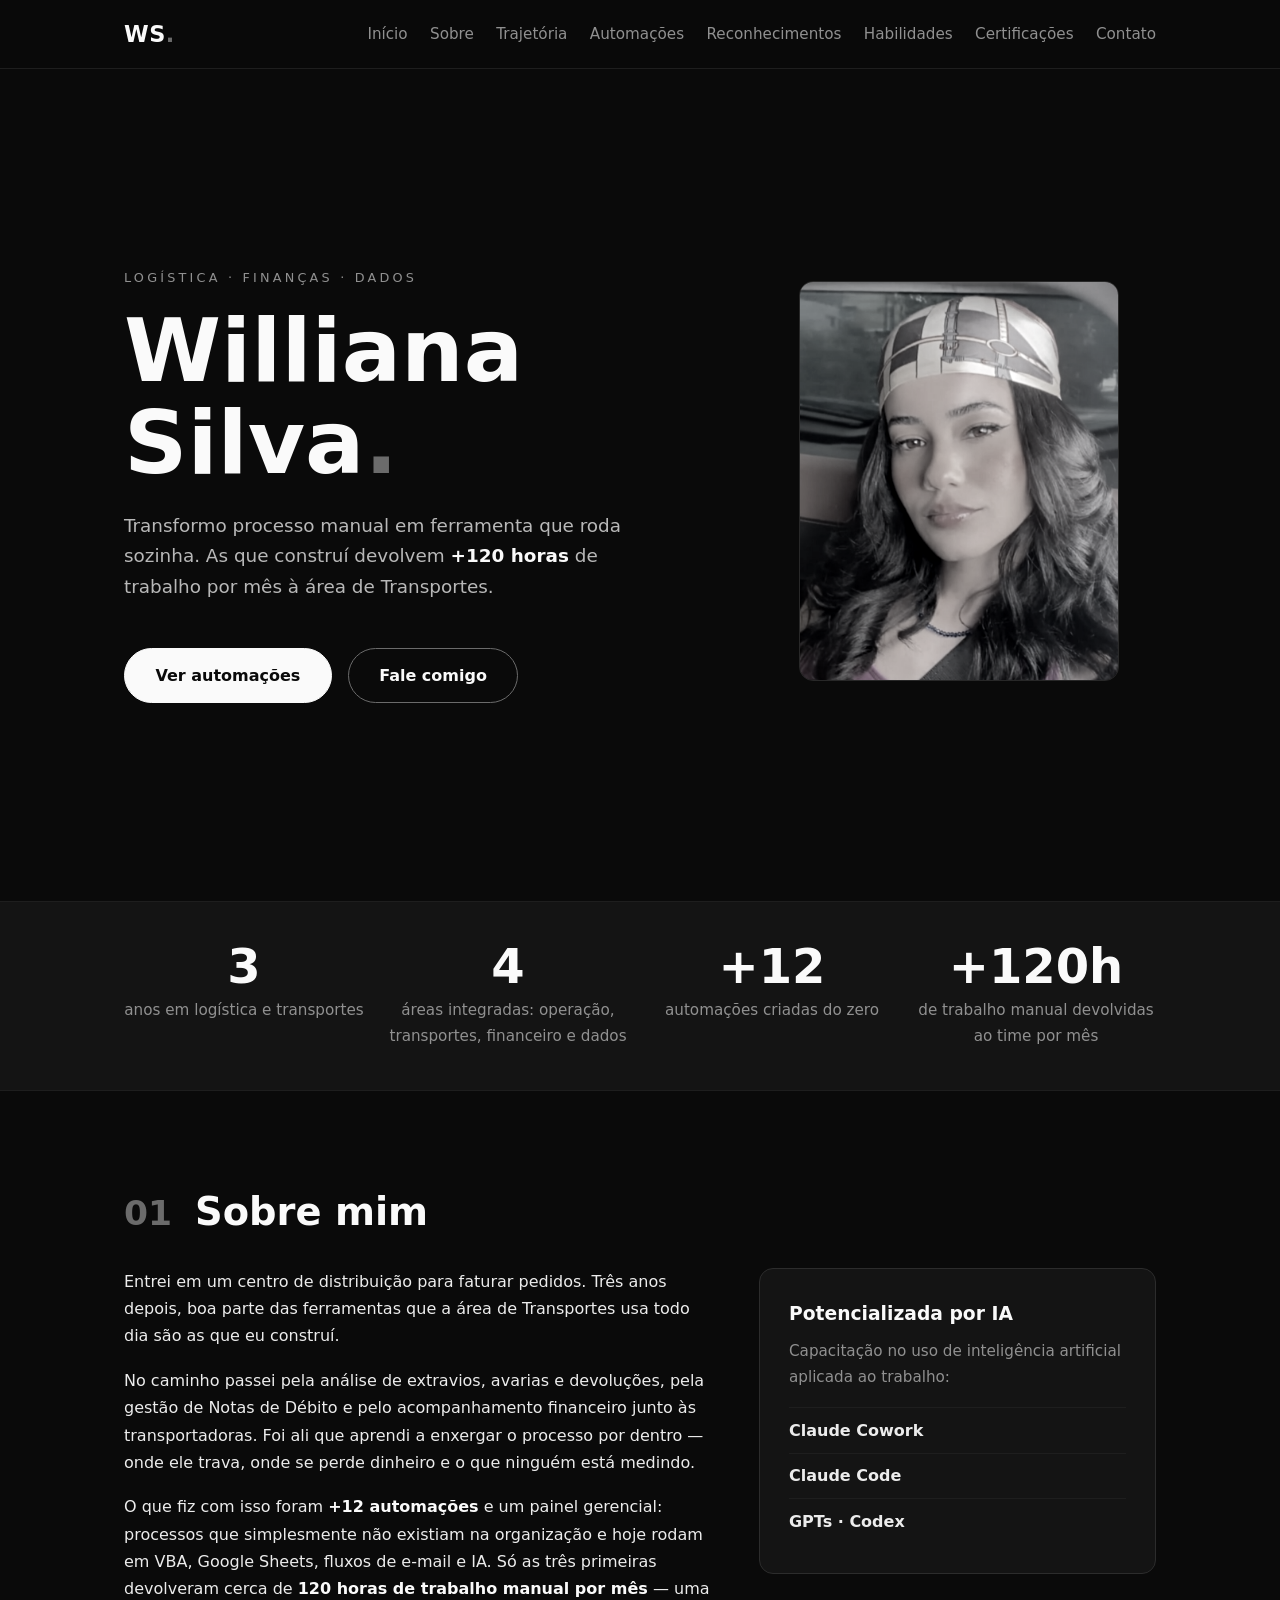
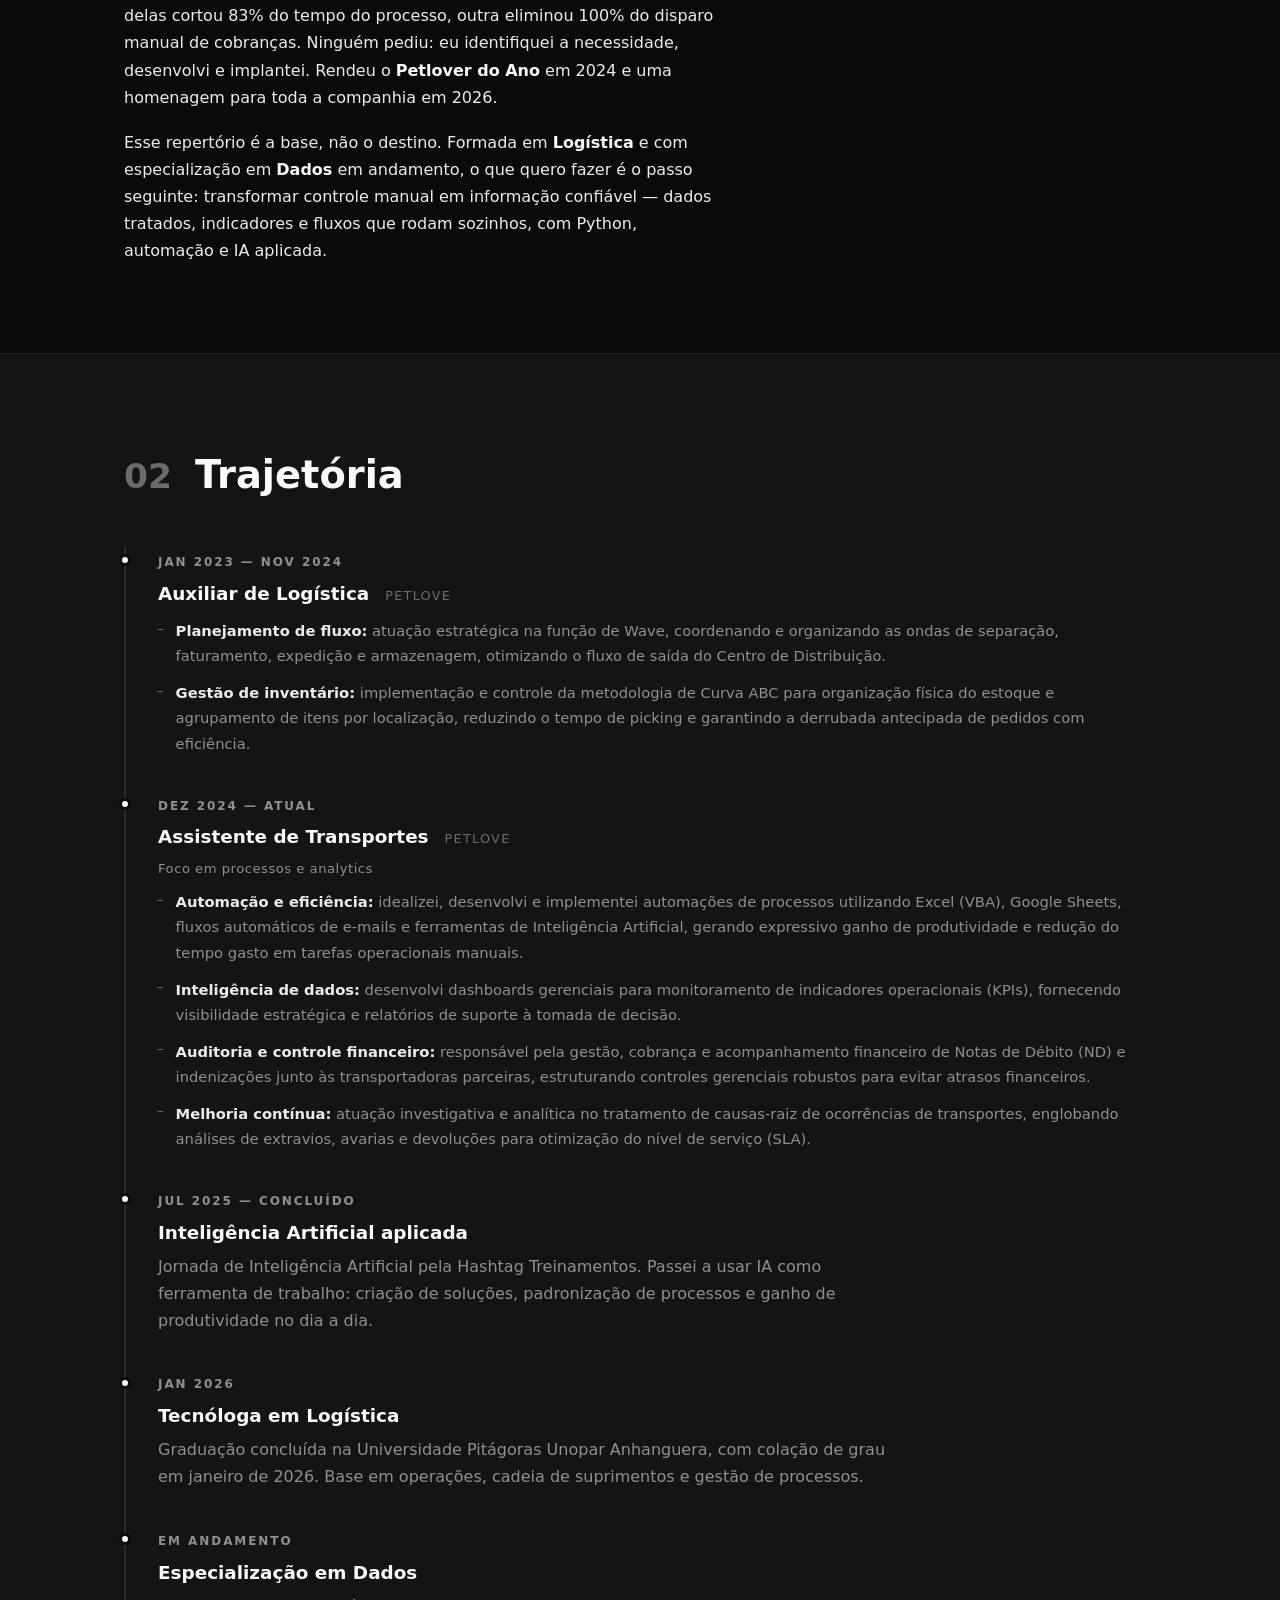
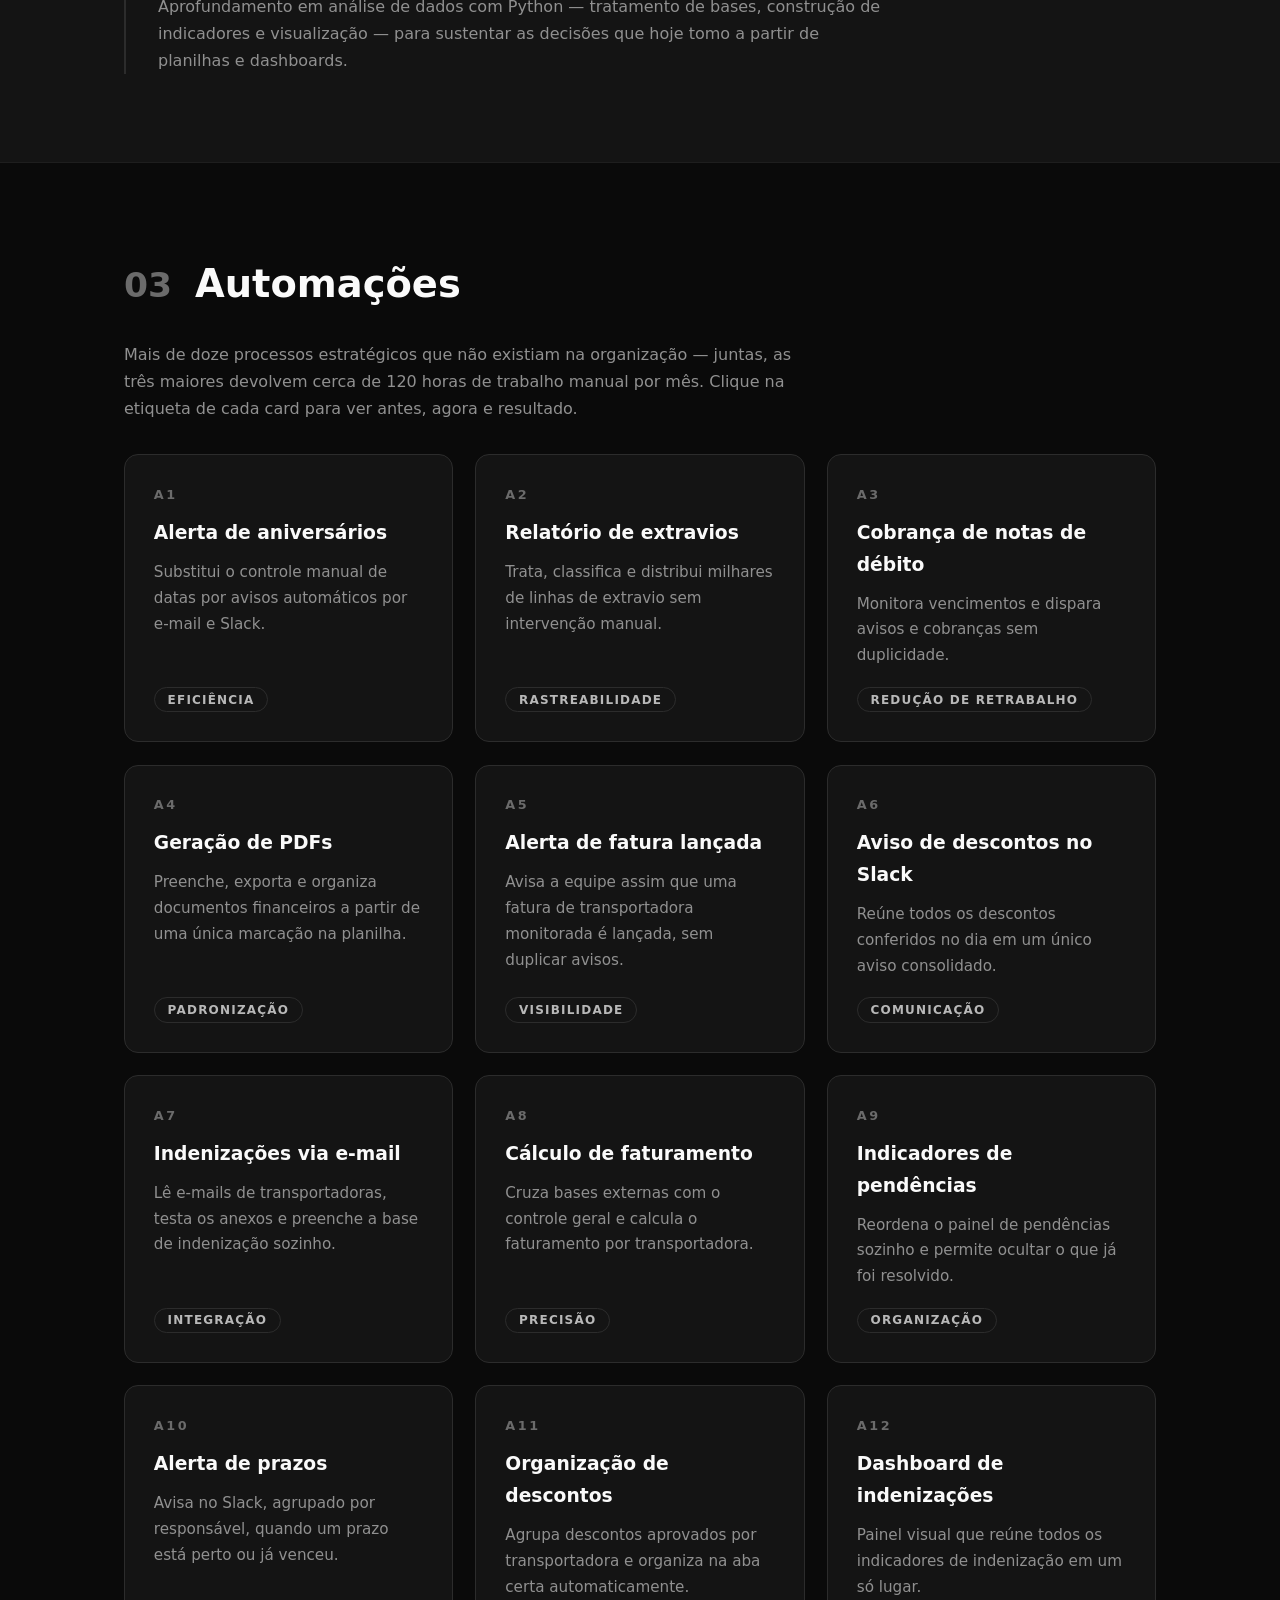
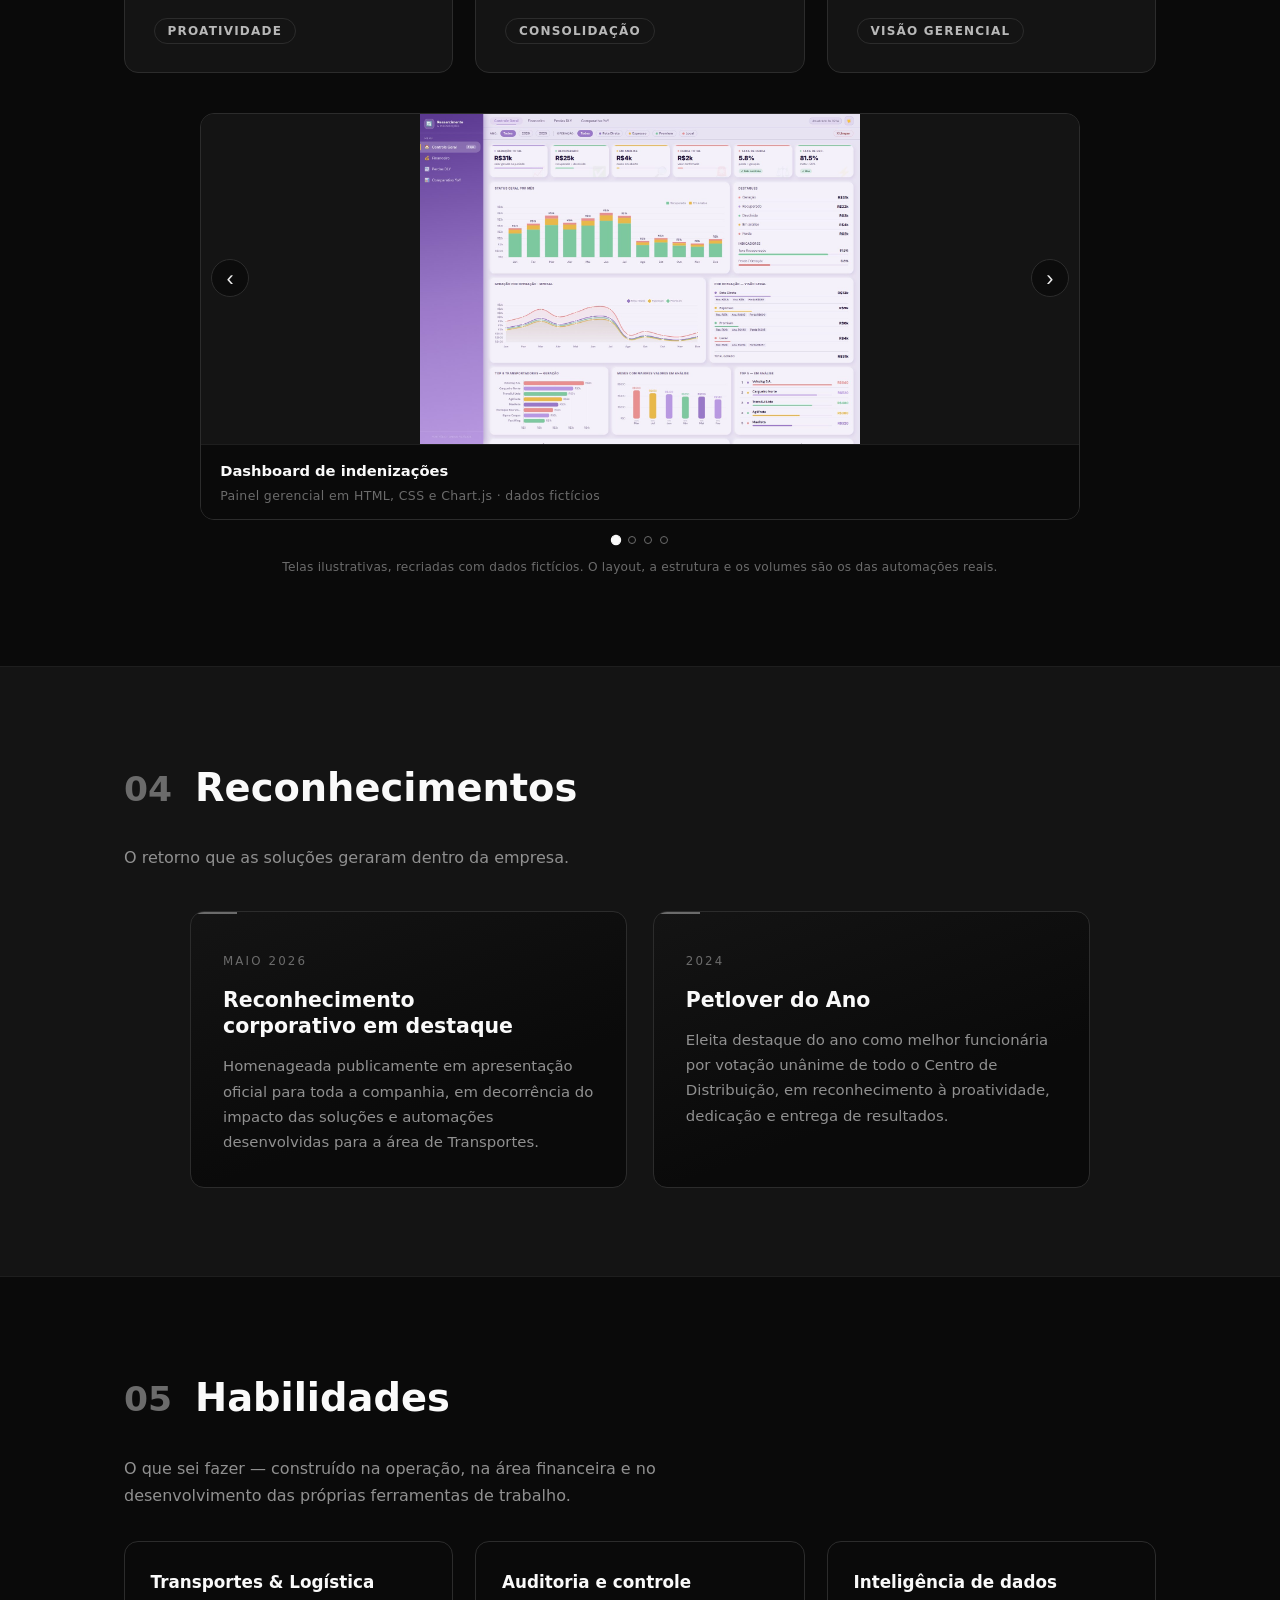
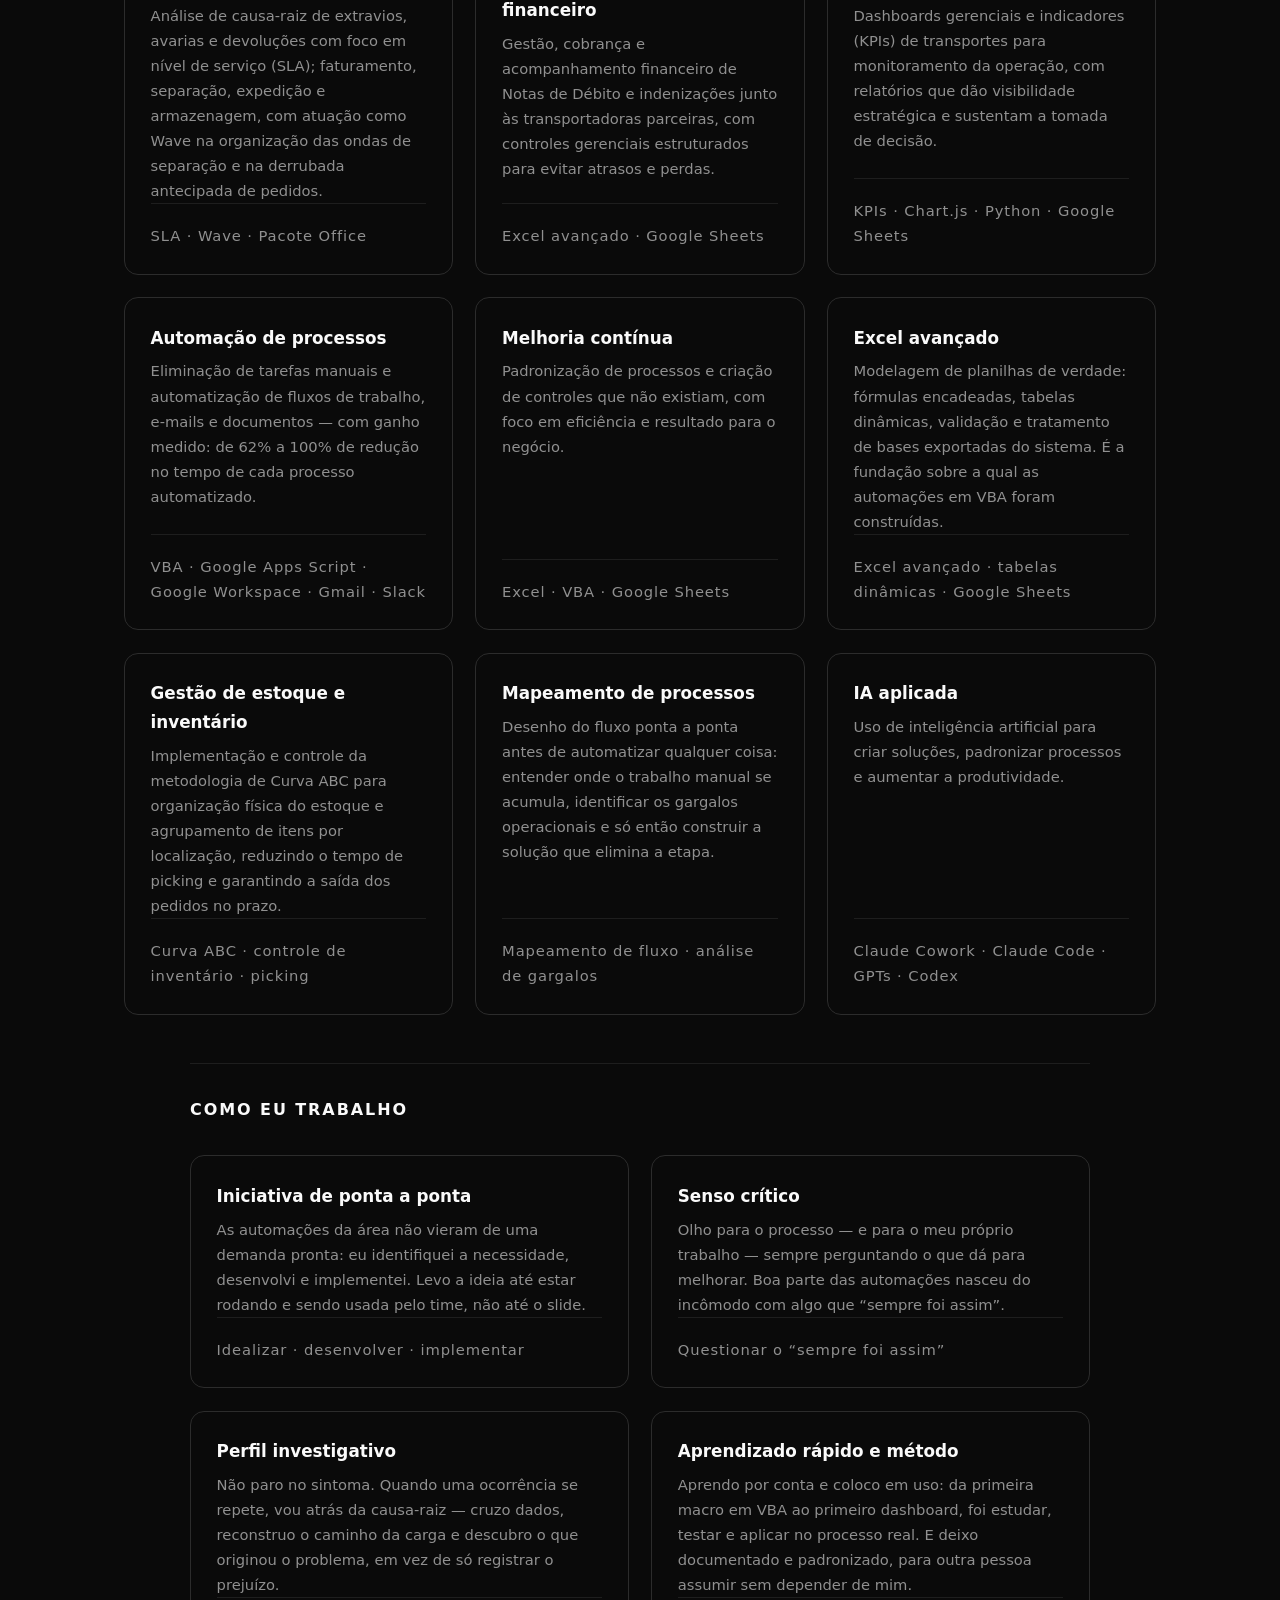
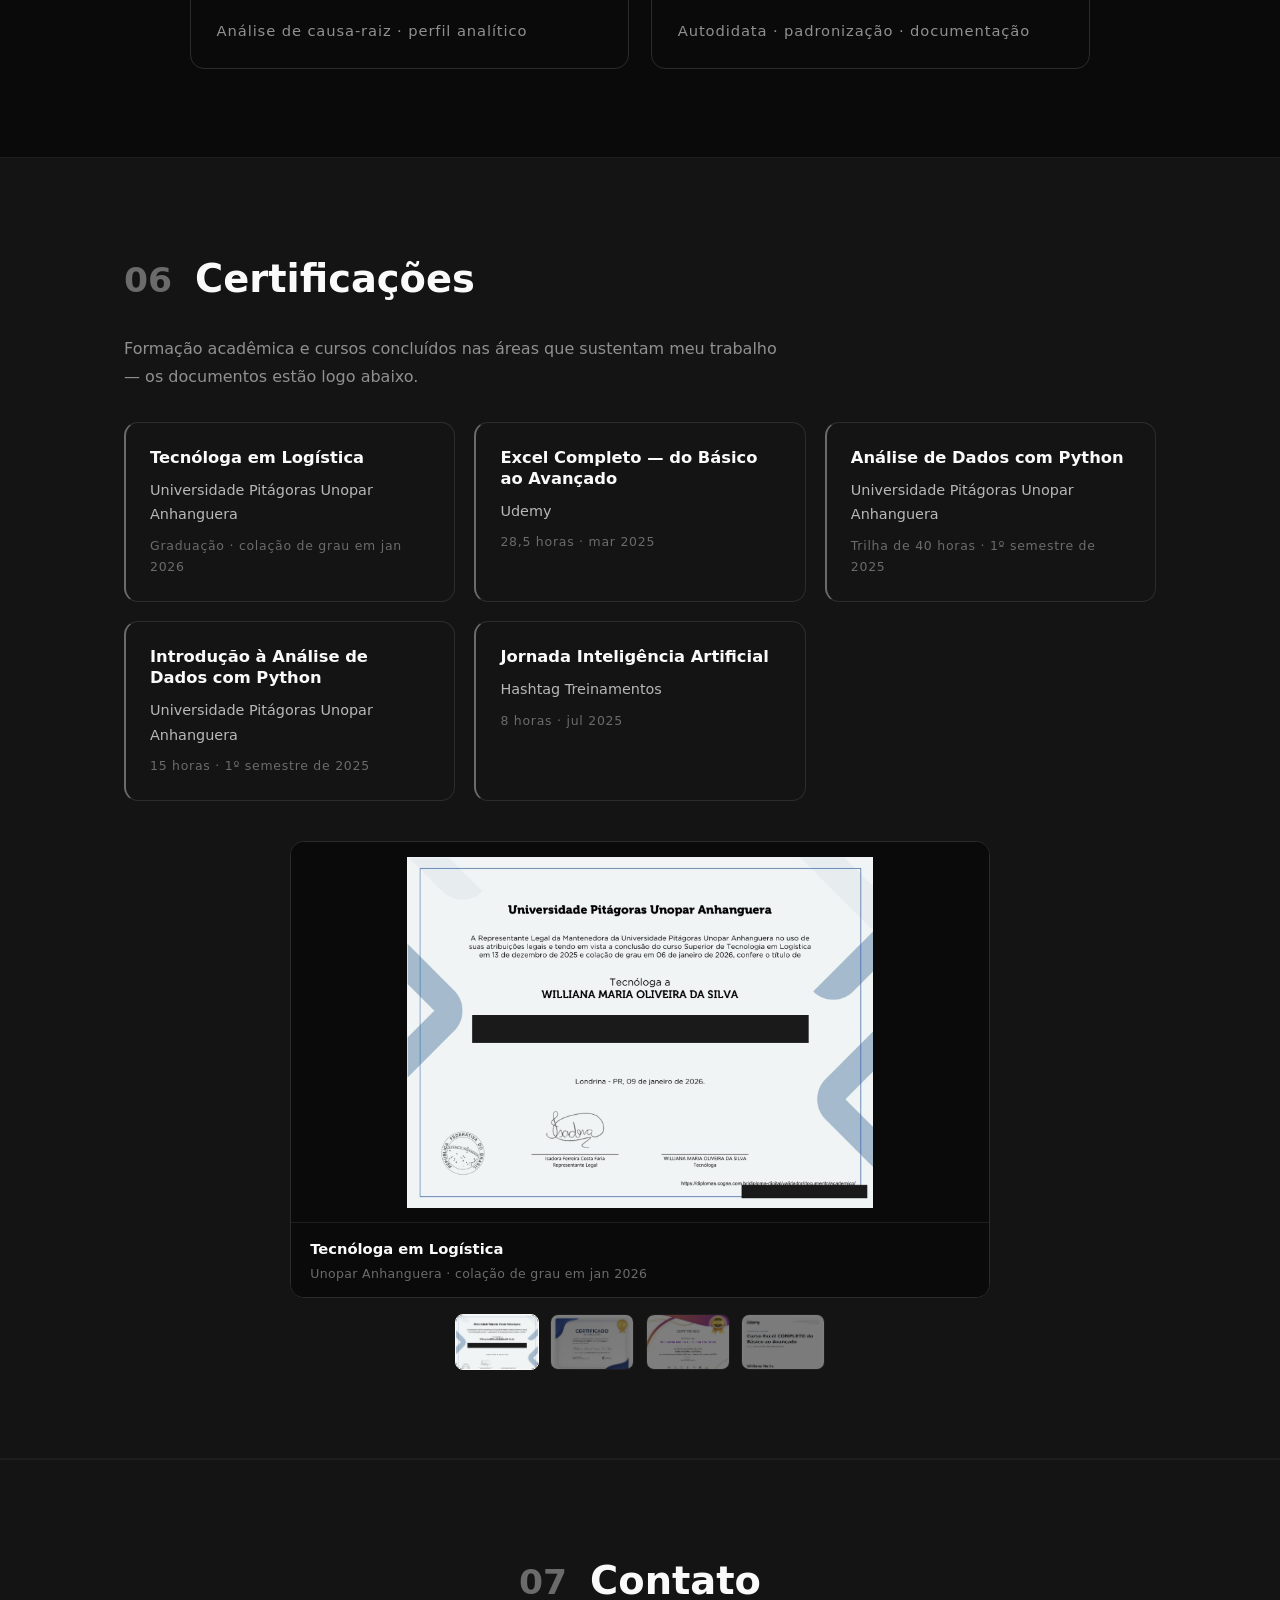
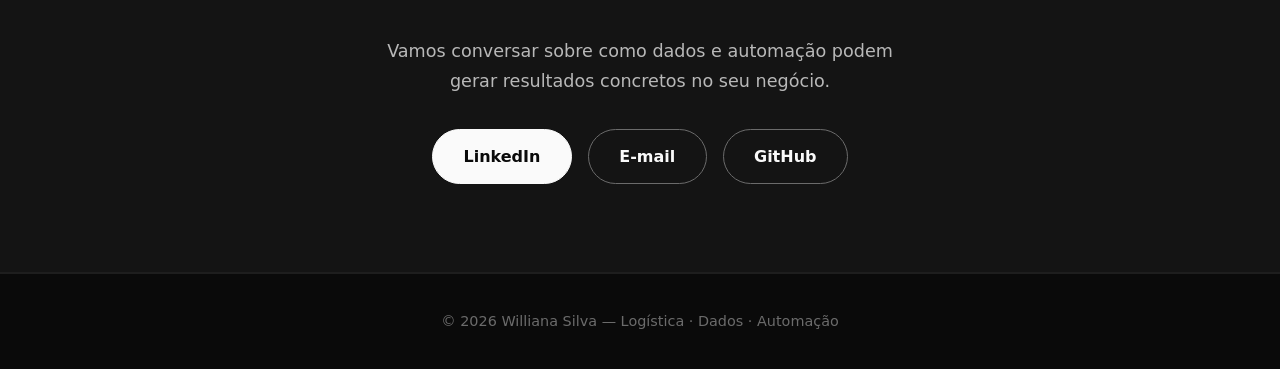
<file: index.html>
<!DOCTYPE html>
<html lang="pt-BR">
<head>
  <meta charset="UTF-8">
  <meta name="viewport" content="width=device-width, initial-scale=1.0">
  <meta name="description" content="Portfólio de Williana Silva — Logística, Dados e Automação de Processos">
  <title>Williana Silva — Logística &amp; Dados</title>
  <link rel="stylesheet" href="css/style.css">
</head>
<body>

  <header class="header">
    <nav class="nav container">
      <a href="#inicio" class="nav__logo">WS<span class="ponto">.</span></a>
      <button class="nav__toggle" id="nav-toggle" aria-label="Abrir menu">☰</button>
      <ul class="nav__menu" id="nav-menu">
        <li><a href="#inicio" class="nav__link">Início</a></li>
        <li><a href="#sobre" class="nav__link">Sobre</a></li>
        <li><a href="#trajetoria" class="nav__link">Trajetória</a></li>
        <li><a href="#automacoes" class="nav__link">Automações</a></li>
        <li><a href="#reconhecimentos" class="nav__link">Reconhecimentos</a></li>
        <li><a href="#habilidades" class="nav__link">Habilidades</a></li>
        <li><a href="#certificacoes" class="nav__link">Certificações</a></li>
        <li><a href="#contato" class="nav__link">Contato</a></li>
      </ul>
    </nav>
  </header>

  <main>

    <!-- ===== HERO ===== -->
    <section id="inicio" class="hero container">
      <div class="hero__texto reveal">
        <p class="hero__tag">Logística · Finanças · Dados</p>
        <h1>Williana<br>Silva<span class="ponto">.</span></h1>
        <p class="hero__subtitulo">
          Transformo processo manual em ferramenta que roda sozinha. As que construí
          devolvem <strong>+120 horas</strong> de trabalho por mês à área de Transportes.
        </p>
        <div class="hero__acoes">
          <a href="#automacoes" class="botao">Ver automações</a>
          <a href="#contato" class="botao botao--vazado">Fale comigo</a>
        </div>
      </div>

      <!-- Foto de perfil: coloque sua foto em assets/foto-perfil.jpg -->
      <div class="hero__foto reveal">
        <img src="assets/foto-perfil.jpg" alt="Foto de Williana Silva"
             onerror="this.style.display='none'; this.nextElementSibling.style.display='flex'">
        <div class="foto-placeholder" style="display:none">
          <span>WS</span>
          <small>sua foto aqui<br>assets/foto-perfil.jpg</small>
        </div>
      </div>
    </section>

    <!-- ===== NÚMEROS ===== -->
    <section class="numeros">
      <div class="container numeros__grid">
        <div class="numero reveal">
          <strong>3</strong>
          <span>anos em logística e transportes</span>
        </div>
        <div class="numero reveal">
          <strong>4</strong>
          <span>áreas integradas: operação, transportes, financeiro e dados</span>
        </div>
        <div class="numero reveal">
          <strong>+12</strong>
          <span>automações criadas do zero</span>
        </div>
        <div class="numero reveal">
          <strong>+120h</strong>
          <span>de trabalho manual devolvidas ao time por mês</span>
        </div>
      </div>
    </section>

    <!-- ===== SOBRE ===== -->
    <section id="sobre" class="secao container">
      <h2 class="secao__titulo reveal"><span class="secao__num">01</span> Sobre mim</h2>
      <div class="sobre__grid">
        <div class="sobre__texto reveal">
          <p>
            Entrei em um centro de distribuição para faturar pedidos. Três anos depois,
            boa parte das ferramentas que a área de Transportes usa todo dia são as que
            eu construí.
          </p>
          <p>
            No caminho passei pela análise de extravios, avarias e devoluções, pela
            gestão de Notas de Débito e pelo acompanhamento financeiro junto às
            transportadoras. Foi ali que aprendi a enxergar o processo por dentro —
            onde ele trava, onde se perde dinheiro e o que ninguém está medindo.
          </p>
          <p>
            O que fiz com isso foram <strong>+12 automações</strong> e um painel gerencial:
            processos que simplesmente não existiam na organização e hoje rodam em VBA,
            Google Sheets, fluxos de e-mail e IA. Só as três primeiras devolveram cerca de
            <strong>120 horas de trabalho manual por mês</strong> — uma delas cortou 83% do
            tempo do processo, outra eliminou 100% do disparo manual de cobranças. Ninguém
            pediu: eu identifiquei a necessidade, desenvolvi e implantei. Rendeu o
            <strong>Petlover do Ano</strong> em 2024 e uma homenagem para toda a companhia
            em 2026.
          </p>
          <p>
            Esse repertório é a base, não o destino. Formada em <strong>Logística</strong>
            e com especialização em <strong>Dados</strong> em andamento, o que quero fazer
            é o passo seguinte: transformar controle manual em informação confiável —
            dados tratados, indicadores e fluxos que rodam sozinhos, com Python,
            automação e IA aplicada.
          </p>
        </div>
        <aside class="sobre__cartao reveal">
          <h3>Potencializada por IA</h3>
          <p>Capacitação no uso de inteligência artificial aplicada ao trabalho:</p>
          <ul>
            <li>Claude Cowork</li>
            <li>Claude Code</li>
            <li>GPTs · Codex</li>
          </ul>
        </aside>
      </div>
    </section>

    <!-- ===== TRAJETÓRIA ===== -->
    <section id="trajetoria" class="secao secao--alt">
      <div class="container">
        <h2 class="secao__titulo reveal"><span class="secao__num">02</span> Trajetória</h2>
        <div class="linha-tempo">
          <article class="etapa reveal">
            <span class="etapa__marcador"></span>
            <p class="etapa__periodo">Jan 2023 — Nov 2024</p>
            <h3>Auxiliar de Logística <span class="etapa__empresa">Petlove</span></h3>
            <ul class="etapa__lista">
              <li><strong>Planejamento de fluxo:</strong> atuação estratégica na função de
                  Wave, coordenando e organizando as ondas de separação, faturamento,
                  expedição e armazenagem, otimizando o fluxo de saída do Centro de
                  Distribuição.</li>
              <li><strong>Gestão de inventário:</strong> implementação e controle da
                  metodologia de Curva ABC para organização física do estoque e
                  agrupamento de itens por localização, reduzindo o tempo de picking e
                  garantindo a derrubada antecipada de pedidos com eficiência.</li>
            </ul>
          </article>
          <article class="etapa reveal">
            <span class="etapa__marcador"></span>
            <p class="etapa__periodo">Dez 2024 — atual</p>
            <h3>Assistente de Transportes <span class="etapa__empresa">Petlove</span></h3>
            <p class="etapa__cargo">Foco em processos e analytics</p>
            <ul class="etapa__lista">
              <li><strong>Automação e eficiência:</strong> idealizei, desenvolvi e
                  implementei automações de processos utilizando Excel (VBA), Google
                  Sheets, fluxos automáticos de e-mails e ferramentas de Inteligência
                  Artificial, gerando expressivo ganho de produtividade e redução do
                  tempo gasto em tarefas operacionais manuais.</li>
              <li><strong>Inteligência de dados:</strong> desenvolvi dashboards gerenciais
                  para monitoramento de indicadores operacionais (KPIs), fornecendo
                  visibilidade estratégica e relatórios de suporte à tomada de decisão.</li>
              <li><strong>Auditoria e controle financeiro:</strong> responsável pela gestão,
                  cobrança e acompanhamento financeiro de Notas de Débito (ND) e
                  indenizações junto às transportadoras parceiras, estruturando controles
                  gerenciais robustos para evitar atrasos financeiros.</li>
              <li><strong>Melhoria contínua:</strong> atuação investigativa e analítica no
                  tratamento de causas-raiz de ocorrências de transportes, englobando
                  análises de extravios, avarias e devoluções para otimização do nível de
                  serviço (SLA).</li>
            </ul>
          </article>
          <article class="etapa reveal">
            <span class="etapa__marcador"></span>
            <p class="etapa__periodo">Jul 2025 — concluído</p>
            <h3>Inteligência Artificial aplicada</h3>
            <p>Jornada de Inteligência Artificial pela Hashtag Treinamentos. Passei a
               usar IA como ferramenta de trabalho: criação de soluções, padronização
               de processos e ganho de produtividade no dia a dia.</p>
          </article>
          <article class="etapa reveal">
            <span class="etapa__marcador"></span>
            <p class="etapa__periodo">Jan 2026</p>
            <h3>Tecnóloga em Logística</h3>
            <p>Graduação concluída na Universidade Pitágoras Unopar Anhanguera, com
               colação de grau em janeiro de 2026. Base em operações, cadeia de
               suprimentos e gestão de processos.</p>
          </article>
          <article class="etapa reveal">
            <span class="etapa__marcador"></span>
            <p class="etapa__periodo">Em andamento</p>
            <h3>Especialização em Dados</h3>
            <p>Aprofundamento em análise de dados com Python — tratamento de bases,
               construção de indicadores e visualização — para sustentar as decisões
               que hoje tomo a partir de planilhas e dashboards.</p>
          </article>
        </div>
      </div>
    </section>

    <!-- ===== AUTOMAÇÕES (cards + modal de detalhes) ===== -->
    <section id="automacoes" class="secao container">
      <h2 class="secao__titulo reveal"><span class="secao__num">03</span> Automações</h2>
      <p class="secao__descricao reveal">
        Mais de doze processos estratégicos que não existiam na organização — juntas, as
        três maiores devolvem cerca de 120 horas de trabalho manual por mês. Clique na
        etiqueta de cada card para ver antes, agora e resultado.
      </p>
      <div class="automacoes__grade reveal" id="automacoes-grade"></div>

      <div class="carrossel carrossel--telas reveal" id="galeria-automacoes"
           aria-roledescription="carrossel" aria-label="Telas das automações">
        <div class="carrossel__palco">
          <ul class="carrossel__trilho"></ul>
        </div>
        <button class="carrossel__seta carrossel__seta--anterior" data-passo="-1"
                type="button" aria-label="Tela anterior">&#8249;</button>
        <button class="carrossel__seta carrossel__seta--proxima" data-passo="1"
                type="button" aria-label="Próxima tela">&#8250;</button>
        <div class="carrossel__nav carrossel__nav--pontos" role="tablist"
             aria-label="Selecionar tela"></div>
      </div>
      <p class="carrossel__nota reveal">
        Telas ilustrativas, recriadas com dados fictícios. O layout, a estrutura e os
        volumes são os das automações reais.
      </p>
    </section>

    <!-- ===== RECONHECIMENTOS ===== -->
    <section id="reconhecimentos" class="secao secao--alt">
      <div class="container">
        <h2 class="secao__titulo reveal"><span class="secao__num">04</span> Reconhecimentos</h2>
        <p class="secao__descricao reveal">
          O retorno que as soluções geraram dentro da empresa.
        </p>
        <div class="premios">
          <article class="premio reveal">
            <p class="premio__periodo">Maio 2026</p>
            <h3>Reconhecimento corporativo em destaque</h3>
            <p>Homenageada publicamente em apresentação oficial para toda a companhia,
               em decorrência do impacto das soluções e automações desenvolvidas para a
               área de Transportes.</p>
          </article>
          <article class="premio reveal">
            <p class="premio__periodo">2024</p>
            <h3>Petlover do Ano</h3>
            <p>Eleita destaque do ano como melhor funcionária por votação unânime de
               todo o Centro de Distribuição, em reconhecimento à proatividade,
               dedicação e entrega de resultados.</p>
          </article>
        </div>
      </div>
    </section>

    <!-- ===== HABILIDADES ===== -->
    <section id="habilidades" class="secao container">
      <div>
        <h2 class="secao__titulo reveal"><span class="secao__num">05</span> Habilidades</h2>
        <p class="secao__descricao reveal">
          O que sei fazer — construído na operação, na área financeira e no
          desenvolvimento das próprias ferramentas de trabalho.
        </p>
        <div class="habilidades__grid">
          <div class="habilidade reveal">
            <h3>Transportes &amp; Logística</h3>
            <p>Análise de causa-raiz de extravios, avarias e devoluções com foco em
               nível de serviço (SLA); faturamento, separação, expedição e armazenagem,
               com atuação como Wave na organização das ondas de separação e na derrubada
               antecipada de pedidos.</p>
            <p class="habilidade__ferramentas">SLA · Wave · Pacote Office</p>
          </div>
          <div class="habilidade reveal">
            <h3>Auditoria e controle financeiro</h3>
            <p>Gestão, cobrança e acompanhamento financeiro de Notas de Débito e
               indenizações junto às transportadoras parceiras, com controles gerenciais
               estruturados para evitar atrasos e perdas.</p>
            <p class="habilidade__ferramentas">Excel avançado · Google Sheets</p>
          </div>
          <div class="habilidade reveal">
            <h3>Inteligência de dados</h3>
            <p>Dashboards gerenciais e indicadores (KPIs) de transportes para
               monitoramento da operação, com relatórios que dão visibilidade
               estratégica e sustentam a tomada de decisão.</p>
            <p class="habilidade__ferramentas">KPIs · Chart.js · Python · Google Sheets</p>
          </div>
          <div class="habilidade reveal">
            <h3>Automação de processos</h3>
            <p>Eliminação de tarefas manuais e automatização de fluxos de trabalho,
               e-mails e documentos — com ganho medido: de 62% a 100% de redução no
               tempo de cada processo automatizado.</p>
            <p class="habilidade__ferramentas">VBA · Google Apps Script · Google Workspace · Gmail · Slack</p>
          </div>
          <div class="habilidade reveal">
            <h3>Melhoria contínua</h3>
            <p>Padronização de processos e criação de controles que não existiam,
               com foco em eficiência e resultado para o negócio.</p>
            <p class="habilidade__ferramentas">Excel · VBA · Google Sheets</p>
          </div>
          <div class="habilidade reveal">
            <h3>Excel avançado</h3>
            <p>Modelagem de planilhas de verdade: fórmulas encadeadas, tabelas dinâmicas,
               validação e tratamento de bases exportadas do sistema. É a fundação sobre
               a qual as automações em VBA foram construídas.</p>
            <p class="habilidade__ferramentas">Excel avançado · tabelas dinâmicas · Google Sheets</p>
          </div>
          <div class="habilidade reveal">
            <h3>Gestão de estoque e inventário</h3>
            <p>Implementação e controle da metodologia de Curva ABC para organização
               física do estoque e agrupamento de itens por localização, reduzindo o
               tempo de picking e garantindo a saída dos pedidos no prazo.</p>
            <p class="habilidade__ferramentas">Curva ABC · controle de inventário · picking</p>
          </div>
          <div class="habilidade reveal">
            <h3>Mapeamento de processos</h3>
            <p>Desenho do fluxo ponta a ponta antes de automatizar qualquer coisa:
               entender onde o trabalho manual se acumula, identificar os gargalos
               operacionais e só então construir a solução que elimina a etapa.</p>
            <p class="habilidade__ferramentas">Mapeamento de fluxo · análise de gargalos</p>
          </div>
          <div class="habilidade reveal">
            <h3>IA aplicada</h3>
            <p>Uso de inteligência artificial para criar soluções, padronizar
               processos e aumentar a produtividade.</p>
            <p class="habilidade__ferramentas">Claude Cowork · Claude Code · GPTs · Codex</p>
          </div>
        </div>

        <h3 class="habilidades__grupo reveal">Como eu trabalho</h3>
        <div class="habilidades__grid habilidades__grid--duplas">
          <div class="habilidade reveal">
            <h3>Iniciativa de ponta a ponta</h3>
            <p>As automações da área não vieram de uma demanda pronta: eu identifiquei a
               necessidade, desenvolvi e implementei. Levo a ideia até estar rodando e
               sendo usada pelo time, não até o slide.</p>
            <p class="habilidade__ferramentas">Idealizar · desenvolver · implementar</p>
          </div>
          <div class="habilidade reveal">
            <h3>Senso crítico</h3>
            <p>Olho para o processo — e para o meu próprio trabalho — sempre perguntando
               o que dá para melhorar. Boa parte das automações nasceu do incômodo com
               algo que &ldquo;sempre foi assim&rdquo;.</p>
            <p class="habilidade__ferramentas">Questionar o &ldquo;sempre foi assim&rdquo;</p>
          </div>
          <div class="habilidade reveal">
            <h3>Perfil investigativo</h3>
            <p>Não paro no sintoma. Quando uma ocorrência se repete, vou atrás da
               causa-raiz — cruzo dados, reconstruo o caminho da carga e descubro o que
               originou o problema, em vez de só registrar o prejuízo.</p>
            <p class="habilidade__ferramentas">Análise de causa-raiz · perfil analítico</p>
          </div>
          <div class="habilidade reveal">
            <h3>Aprendizado rápido e método</h3>
            <p>Aprendo por conta e coloco em uso: da primeira macro em VBA ao primeiro
               dashboard, foi estudar, testar e aplicar no processo real. E deixo
               documentado e padronizado, para outra pessoa assumir sem depender de mim.</p>
            <p class="habilidade__ferramentas">Autodidata · padronização · documentação</p>
          </div>
        </div>
      </div>
    </section>

    <!-- ===== CERTIFICAÇÕES ===== -->
    <section id="certificacoes" class="secao secao--alt">
      <div class="container">
      <h2 class="secao__titulo reveal"><span class="secao__num">06</span> Certificações</h2>
      <p class="secao__descricao reveal">
        Formação acadêmica e cursos concluídos nas áreas que sustentam meu trabalho —
        os documentos estão logo abaixo.
      </p>
      <div class="certificados">
        <article class="certificado reveal">
          <h3>Tecnóloga em Logística</h3>
          <p class="certificado__emissor">Universidade Pitágoras Unopar Anhanguera</p>
          <p class="certificado__meta">Graduação · colação de grau em jan 2026</p>
        </article>
        <article class="certificado reveal">
          <h3>Excel Completo — do Básico ao Avançado</h3>
          <p class="certificado__emissor">Udemy</p>
          <p class="certificado__meta">28,5 horas · mar 2025</p>
        </article>
        <article class="certificado reveal">
          <h3>Análise de Dados com Python</h3>
          <p class="certificado__emissor">Universidade Pitágoras Unopar Anhanguera</p>
          <p class="certificado__meta">Trilha de 40 horas · 1º semestre de 2025</p>
        </article>
        <article class="certificado reveal">
          <h3>Introdução à Análise de Dados com Python</h3>
          <p class="certificado__emissor">Universidade Pitágoras Unopar Anhanguera</p>
          <p class="certificado__meta">15 horas · 1º semestre de 2025</p>
        </article>
        <article class="certificado reveal">
          <h3>Jornada Inteligência Artificial</h3>
          <p class="certificado__emissor">Hashtag Treinamentos</p>
          <p class="certificado__meta">8 horas · jul 2025</p>
        </article>
      </div>

      <div class="carrossel carrossel--folhas reveal" id="galeria-certificados"
           aria-roledescription="carrossel" aria-label="Certificados">
        <div class="carrossel__palco">
          <ul class="carrossel__trilho"></ul>
        </div>
        <div class="carrossel__nav carrossel__nav--miniaturas" role="tablist"
             aria-label="Selecionar certificado"></div>
      </div>
      </div>
    </section>

    <!-- ===== CONTATO ===== -->
    <section id="contato" class="secao secao--alt">
      <div class="container contato">
        <h2 class="secao__titulo reveal"><span class="secao__num">07</span> Contato</h2>
        <p class="contato__chamada reveal">
          Vamos conversar sobre como dados e automação podem gerar
          resultados concretos no seu negócio.
        </p>
        <div class="contato__links reveal">
          <a href="https://www.linkedin.com/in/williana-s-61630a340" target="_blank" rel="noopener" class="botao">LinkedIn</a>
          <a href="mailto:an4oliver@gmail.com" class="botao botao--vazado">E-mail</a>
          <a href="https://github.com/An4oliver" target="_blank" rel="noopener" class="botao botao--vazado">GitHub</a>
        </div>
      </div>
    </section>

  </main>

  <footer class="footer">
    <p>© 2026 Williana Silva — Logística · Dados · Automação</p>
  </footer>

  <!-- ===== MODAL DE DETALHES DAS AUTOMAÇÕES ===== -->
  <div class="modal" id="modal-automacao">
    <div class="modal__caixa" role="dialog" aria-modal="true" aria-labelledby="modal-titulo">
      <button class="modal__fechar" id="modal-fechar" type="button" aria-label="Fechar">&times;</button>
      <p class="modal__etiqueta" id="modal-etiqueta"></p>
      <h3 class="modal__titulo" id="modal-titulo"></h3>
      <p class="modal__linha"><strong>Antes:</strong> <span id="modal-antes"></span></p>
      <p class="modal__linha"><strong>Agora:</strong> <span id="modal-agora"></span></p>
      <p class="modal__linha"><strong>Resultado:</strong> <span id="modal-resultado"></span></p>
      <div class="modal__stack" id="modal-stack"></div>
      <a class="modal__link" id="modal-link" href="#" target="_blank" rel="noopener" hidden>Abrir dashboard completo →</a>
    </div>
  </div>

  <script src="js/galeria.js"></script>
  <script src="js/script.js"></script>
  <script src="js/automacoes.js"></script>
</body>
</html>
</file>
<file: css/style.css>
/* ============================================================
   Williana Silva — Portfólio
   Paleta monocromática (tons de cinza, do preto ao branco)
   ============================================================ */

* {
  margin: 0;
  padding: 0;
  box-sizing: border-box;
}

:root {
  --preto: #0a0a0a;
  --cinza-900: #141414;
  --cinza-800: #1e1e1e;
  --cinza-700: #2c2c2c;
  --cinza-500: #6b6b6b;
  --cinza-400: #909090;
  --cinza-300: #b8b8b8;
  --cinza-100: #ececec;
  --branco: #fafafa;
  --raio: 14px;
  --transicao: 0.25s ease;
}

html {
  scroll-behavior: smooth;
}

body {
  font-family: "Segoe UI", system-ui, -apple-system, sans-serif;
  background: var(--preto);
  color: var(--cinza-100);
  line-height: 1.7;
}

::selection {
  background: var(--branco);
  color: var(--preto);
}

.container {
  max-width: 1080px;
  margin: 0 auto;
  padding: 0 1.5rem;
}

code {
  background: var(--cinza-800);
  padding: 0.1em 0.45em;
  border-radius: 6px;
  font-size: 0.9em;
  color: var(--cinza-300);
}

/* ============================================================
   Barras de rolagem personalizadas (monocromáticas)
   ============================================================ */
html {
  scrollbar-color: var(--cinza-500) var(--cinza-900); /* Firefox */
  scrollbar-width: thin;
}

::-webkit-scrollbar {
  width: 10px;
  height: 10px;
}

::-webkit-scrollbar-track {
  background: var(--cinza-900);
}

::-webkit-scrollbar-thumb {
  background: var(--cinza-500);
  border-radius: 20px;
  border: 2px solid var(--cinza-900);
}

::-webkit-scrollbar-thumb:hover {
  background: var(--cinza-300);
}

/* ============================================================
   Header / navegação
   ============================================================ */
.header {
  position: sticky;
  top: 0;
  z-index: 50;
  background: rgba(10, 10, 10, 0.85);
  backdrop-filter: blur(10px);
  border-bottom: 1px solid var(--cinza-800);
}

.nav {
  display: flex;
  align-items: center;
  justify-content: space-between;
  height: 68px;
}

.nav__logo {
  font-size: 1.4rem;
  font-weight: 800;
  letter-spacing: 0.02em;
  color: var(--branco);
  text-decoration: none;
}

.ponto {
  color: var(--cinza-500);
}

.nav__toggle {
  display: none;
  background: none;
  border: none;
  color: var(--branco);
  font-size: 1.5rem;
  cursor: pointer;
}

.nav__menu {
  display: flex;
  gap: 1.4rem;
  list-style: none;
}

.nav__link {
  color: var(--cinza-400);
  text-decoration: none;
  font-size: 0.95rem;
  transition: color var(--transicao);
}

.nav__link:hover {
  color: var(--branco);
}

/* ============================================================
   Hero
   ============================================================ */
.hero {
  min-height: calc(100vh - 68px);
  display: grid;
  grid-template-columns: 1.2fr 0.8fr;
  align-items: center;
  gap: 3rem;
  padding-top: 3rem;
  padding-bottom: 3rem;
}

.hero__tag {
  text-transform: uppercase;
  letter-spacing: 0.25em;
  font-size: 0.8rem;
  color: var(--cinza-400);
  margin-bottom: 1rem;
}

.hero h1 {
  font-size: clamp(3rem, 9vw, 5.5rem);
  font-weight: 800;
  line-height: 1.05;
  color: var(--branco);
}

.hero__subtitulo {
  margin-top: 1.35rem;
  max-width: 34rem;
  font-size: 1.15rem;
  line-height: 1.65;
  color: var(--cinza-300);
}

.hero__subtitulo strong {
  color: var(--branco);
  font-weight: 600;
}

.hero__acoes {
  margin-top: 2.9rem;
  display: flex;
  gap: 1rem;
  flex-wrap: wrap;
}

/* Botões */
.botao {
  display: inline-block;
  padding: 0.8rem 1.9rem;
  background: var(--branco);
  color: var(--preto);
  text-decoration: none;
  font-weight: 700;
  border-radius: 999px;
  border: 1px solid var(--branco);
  transition: background var(--transicao), color var(--transicao), transform var(--transicao);
}

.botao:hover {
  transform: translateY(-2px);
}

.botao--vazado {
  background: transparent;
  color: var(--branco);
  border-color: var(--cinza-500);
}

.botao--vazado:hover {
  border-color: var(--branco);
}

/* Foto de perfil */
.hero__foto {
  justify-self: center;
}

.hero__foto img,
.hero__foto .foto-placeholder {
  width: min(320px, 70vw);
  aspect-ratio: 4 / 5;
  object-fit: cover;
  border-radius: var(--raio);
  border: 1px solid var(--cinza-700);
}

.hero__foto img {
  object-position: 50% 75%; /* posiciona o rosto mais para cima dentro da moldura */
  /* dessatura para acompanhar a paleta monocromática; volta ao normal no hover */
  filter: grayscale(0.9) contrast(1.06) brightness(1.02);
  transition: filter 0.4s ease;
}

.hero__foto img:hover {
  filter: grayscale(0) contrast(1) brightness(1);
}

@media (prefers-reduced-motion: reduce) {
  .hero__foto img {
    transition: none;
  }
}

.foto-placeholder {
  display: flex;
  flex-direction: column;
  align-items: center;
  justify-content: center;
  gap: 0.5rem;
  background: linear-gradient(145deg, var(--cinza-800), var(--cinza-900));
  color: var(--cinza-500);
  text-align: center;
}

.foto-placeholder span {
  font-size: 3rem;
  font-weight: 800;
  color: var(--cinza-400);
}

.foto-placeholder small {
  font-size: 0.75rem;
  line-height: 1.4;
}

/* ============================================================
   Números
   ============================================================ */
.numeros {
  border-top: 1px solid var(--cinza-800);
  border-bottom: 1px solid var(--cinza-800);
  background: var(--cinza-900);
}

.numeros__grid {
  display: grid;
  grid-template-columns: repeat(auto-fit, minmax(200px, 1fr));
  gap: 1.5rem;
  padding-top: 2.5rem;
  padding-bottom: 2.5rem;
}

.numero {
  text-align: center;
}

.numero strong {
  display: block;
  font-size: 3rem;
  font-weight: 800;
  color: var(--branco);
  line-height: 1;
}

.numero span {
  display: block;
  margin-top: 0.5rem;
  color: var(--cinza-400);
  font-size: 0.95rem;
}

/* ============================================================
   Seções
   ============================================================ */
.secao {
  padding: 5.5rem 1.5rem;
}

.secao--alt {
  background: var(--cinza-900);
  border-top: 1px solid var(--cinza-800);
  border-bottom: 1px solid var(--cinza-800);
  padding-left: 0;
  padding-right: 0;
}

.secao--alt > .container {
  padding: 0 1.5rem;
}

.secao__titulo {
  font-size: clamp(1.7rem, 4vw, 2.4rem);
  font-weight: 800;
  color: var(--branco);
  margin-bottom: 1.5rem;
}

.secao__num {
  color: var(--cinza-500);
  font-size: 0.9em;
  margin-right: 0.6rem;
}

.secao__descricao {
  color: var(--cinza-400);
  margin-bottom: 2rem;
  max-width: 42rem;
}

/* ============================================================
   Sobre
   ============================================================ */
.sobre__grid {
  display: grid;
  grid-template-columns: 1.5fr 1fr;
  gap: 2.5rem;
  align-items: start;
}

.sobre__texto p + p {
  margin-top: 1.1rem;
}

.sobre__texto strong {
  color: var(--branco);
}

.sobre__cartao {
  background: var(--cinza-900);
  border: 1px solid var(--cinza-700);
  border-radius: var(--raio);
  padding: 1.8rem;
}

.sobre__cartao h3 {
  color: var(--branco);
  margin-bottom: 0.6rem;
}

.sobre__cartao p {
  color: var(--cinza-400);
  font-size: 0.95rem;
}

.sobre__cartao ul {
  margin-top: 1rem;
  list-style: none;
}

.sobre__cartao li {
  padding: 0.55rem 0;
  border-top: 1px solid var(--cinza-800);
  color: var(--cinza-100);
  font-weight: 600;
}

/* ============================================================
   Trajetória (linha do tempo)
   ============================================================ */
.linha-tempo {
  position: relative;
  margin-top: 2.5rem;
  padding-left: 2rem;
  border-left: 2px solid var(--cinza-700);
  display: grid;
  gap: 2.2rem;
}

.etapa {
  position: relative;
}

.etapa__marcador {
  position: absolute;
  left: calc(-2rem - 7px);
  top: 0.45rem;
  width: 12px;
  height: 12px;
  border-radius: 50%;
  background: var(--branco);
  border: 3px solid var(--preto);
}

.etapa__periodo {
  font-size: 0.75rem;
  font-weight: 700;
  letter-spacing: 0.16em;
  text-transform: uppercase;
  color: var(--cinza-500);
  margin-bottom: 0.35rem;
}

.etapa h3 {
  color: var(--branco);
  font-size: 1.15rem;
}

.etapa h3 em {
  color: var(--cinza-500);
  font-weight: 400;
  font-size: 0.9em;
}

.etapa p {
  color: var(--cinza-400);
  margin-top: 0.3rem;
  max-width: 46rem;
}

/* ============================================================
   Automações — grade de cards com modal de detalhes
   ============================================================ */
.automacoes__grade {
  display: grid;
  grid-template-columns: repeat(auto-fit, minmax(280px, 1fr));
  gap: 1.4rem;
  margin-top: 2rem;
}

.card {
  background: var(--cinza-900);
  border: 1px solid var(--cinza-700);
  border-radius: var(--raio);
  padding: 1.8rem;
  display: flex;
  flex-direction: column;
  gap: 0.7rem;
  transition: transform var(--transicao), border-color var(--transicao);
}

.card:hover {
  transform: translateY(-5px);
  border-color: var(--cinza-400);
}

.card__indice {
  font-size: 0.8rem;
  font-weight: 800;
  letter-spacing: 0.2em;
  color: var(--cinza-500);
}

.card h3 {
  color: var(--branco);
}

.card p {
  color: var(--cinza-400);
  font-size: 0.95rem;
  flex: 1;
}

.card__etiqueta {
  align-self: flex-start;
  font-size: 0.75rem;
  text-transform: uppercase;
  letter-spacing: 0.1em;
  color: var(--cinza-300);
  border: 1px solid var(--cinza-700);
  border-radius: 999px;
  padding: 0.3rem 0.8rem;
}

.card__etiqueta--botao {
  background: transparent;
  font-family: inherit;
  font-weight: 600;
  cursor: pointer;
  margin-top: 0.4rem;
  transition: background var(--transicao), color var(--transicao),
    border-color var(--transicao);
}

.card__etiqueta--botao:hover {
  background: var(--branco);
  color: var(--preto);
  border-color: var(--branco);
}

.card__etiqueta--botao:focus-visible {
  outline: 2px solid var(--branco);
  outline-offset: 3px;
}

/* Modal de detalhes */
body.sem-rolagem {
  overflow: hidden;
}

.modal {
  display: none;
  position: fixed;
  inset: 0;
  z-index: 999;
  padding: 1.5rem;
  background: rgba(0, 0, 0, 0.78);
  backdrop-filter: blur(3px);
  align-items: center;
  justify-content: center;
}

.modal--aberto {
  display: flex;
}

.modal__caixa {
  position: relative;
  width: min(480px, 100%);
  max-height: 85vh;
  overflow-y: auto;
  background: var(--cinza-900);
  border: 1px solid var(--cinza-700);
  border-radius: var(--raio);
  padding: 2rem 2rem 2.2rem;
  animation: modal-entrada 0.25s ease;
}

@keyframes modal-entrada {
  from {
    opacity: 0;
    transform: translateY(14px);
  }
  to {
    opacity: 1;
    transform: translateY(0);
  }
}

.modal__fechar {
  position: absolute;
  top: 1rem;
  right: 1.1rem;
  background: transparent;
  border: none;
  color: var(--cinza-400);
  font-size: 1.6rem;
  line-height: 1;
  cursor: pointer;
  padding: 0.2rem 0.4rem;
  transition: color var(--transicao);
}

.modal__fechar:hover {
  color: var(--branco);
}

.modal__fechar:focus-visible {
  outline: 2px solid var(--branco);
  outline-offset: 2px;
}

.modal__etiqueta {
  font-size: 0.72rem;
  text-transform: uppercase;
  letter-spacing: 0.18em;
  color: var(--cinza-500);
  margin-bottom: 0.5rem;
}

.modal__titulo {
  color: var(--branco);
  font-size: 1.3rem;
  line-height: 1.25;
  margin-bottom: 1.2rem;
  padding-right: 1.5rem;
}

.modal__linha {
  color: var(--cinza-300);
  font-size: 0.95rem;
  line-height: 1.65;
  margin-bottom: 0.7rem;
}

.modal__linha strong {
  color: var(--branco);
}

.modal__stack {
  display: flex;
  flex-wrap: wrap;
  gap: 0.5rem;
  margin-top: 1.3rem;
}

.modal__link {
  display: block;
  margin-top: 1.4rem;
  padding: 0.75rem 1.2rem;
  text-align: center;
  text-decoration: none;
  font-size: 0.85rem;
  font-weight: 700;
  color: var(--branco);
  border: 1px solid var(--branco);
  border-radius: 999px;
  transition: background var(--transicao), color var(--transicao);
}

.modal__link:hover {
  background: var(--branco);
  color: var(--preto);
}

.modal__link:focus-visible {
  outline: 2px solid var(--branco);
  outline-offset: 3px;
}

.modal__chip {
  font-size: 0.72rem;
  color: var(--cinza-400);
  border: 1px solid var(--cinza-700);
  border-radius: 999px;
  padding: 0.3rem 0.75rem;
}

@media (prefers-reduced-motion: reduce) {
  .modal__caixa { animation: none; }
}

/* ============================================================
   Habilidades
   ============================================================ */
.habilidades__grid {
  display: grid;
  grid-template-columns: repeat(auto-fit, minmax(260px, 1fr));
  gap: 1.4rem;
  margin-top: 2rem;
}

.habilidade {
  background: var(--preto);
  border: 1px solid var(--cinza-700);
  border-radius: var(--raio);
  padding: 1.6rem;
  display: flex;
  flex-direction: column;
  transition: border-color var(--transicao);
}

.habilidade:hover {
  border-color: var(--cinza-400);
}

.habilidade h3 {
  color: var(--branco);
  font-size: 1.05rem;
  margin-bottom: 0.4rem;
}

.habilidade p {
  color: var(--cinza-400);
  font-size: 0.92rem;
}

.habilidade__ferramentas {
  margin-top: auto;
  padding-top: 1.2rem;
  border-top: 1px solid var(--cinza-800);
  font-size: 0.78rem;
  letter-spacing: 0.06em;
  color: var(--cinza-500);
}

.habilidades__grid--duplas {
  grid-template-columns: repeat(2, 1fr);
  max-width: 900px;
  margin-inline: auto;
}

@media (max-width: 760px) {
  .habilidades__grid--duplas {
    grid-template-columns: 1fr;
  }
}

.habilidades__grupo {
  max-width: 900px;
  margin-inline: auto;
  color: var(--branco);
  font-size: 1rem;
  font-weight: 600;
  letter-spacing: 0.12em;
  text-transform: uppercase;
  margin-top: 3rem;
  padding-top: 2rem;
  border-top: 1px solid var(--cinza-800);
}

/* ============================================================
   Reconhecimentos
   ============================================================ */
.premios {
  display: grid;
  grid-template-columns: repeat(2, 1fr);
  gap: 1.6rem;
  max-width: 900px;
  margin: 2.5rem auto 0;
}

.premio {
  position: relative;
  background: linear-gradient(160deg, var(--cinza-900), var(--preto) 65%);
  border: 1px solid var(--cinza-700);
  border-radius: var(--raio);
  padding: 2.4rem 2rem 2rem;
  overflow: hidden;
  transition: border-color var(--transicao), transform var(--transicao);
}

/* filete superior que se acende no hover */
.premio::before {
  content: "";
  position: absolute;
  top: 0;
  left: 0;
  width: 46px;
  height: 2px;
  background: var(--cinza-500);
  transition: width 0.45s ease, background var(--transicao);
}

.premio:hover {
  border-color: var(--cinza-400);
  transform: translateY(-3px);
}

.premio:hover::before {
  width: 100%;
  background: var(--branco);
}

.premio__periodo {
  color: var(--cinza-500);
  font-size: 0.74rem;
  letter-spacing: 0.18em;
  text-transform: uppercase;
  margin-bottom: 1rem;
}

.premio h3 {
  color: var(--branco);
  font-size: 1.28rem;
  line-height: 1.3;
  margin-bottom: 0.9rem;
  text-wrap: balance;
}

.premio p:last-child {
  color: var(--cinza-400);
  font-size: 0.93rem;
  line-height: 1.7;
}

@media (max-width: 760px) {
  .premios {
    grid-template-columns: 1fr;
  }
}

/* Descrição em tópicos na linha do tempo */
.etapa__lista {
  list-style: none;
  display: flex;
  flex-direction: column;
  gap: 0.75rem;
  margin-top: 0.6rem;
}

.etapa__lista li {
  position: relative;
  padding-left: 1.1rem;
  color: var(--cinza-400);
  font-size: 0.92rem;
}

.etapa__lista li::before {
  content: "";
  position: absolute;
  left: 0;
  top: 0.72em;
  width: 5px;
  height: 1px;
  background: var(--cinza-500);
}

.etapa__lista strong {
  color: var(--cinza-100);
  font-weight: 600;
}

/* Empresa e cargo na linha do tempo */
.etapa__empresa {
  color: var(--cinza-500);
  font-size: 0.8rem;
  font-weight: 400;
  letter-spacing: 0.1em;
  text-transform: uppercase;
  margin-left: 0.6rem;
  white-space: nowrap;
}

.etapa__cargo {
  color: var(--cinza-500);
  font-size: 0.82rem;
  letter-spacing: 0.04em;
  margin-bottom: 0.5rem;
}

/* ============================================================
   Certificações
   ============================================================ */
.certificados {
  display: grid;
  grid-template-columns: repeat(auto-fit, minmax(280px, 1fr));
  gap: 1.2rem;
  margin-top: 2rem;
}

.certificado {
  background: var(--cinza-900);
  border: 1px solid var(--cinza-700);
  border-left: 2px solid var(--cinza-500);
  border-radius: var(--raio);
  padding: 1.5rem;
  transition: border-color var(--transicao);
}

.certificado:hover {
  border-color: var(--cinza-400);
  border-left-color: var(--branco);
}

.certificado h3 {
  color: var(--branco);
  font-size: 1.02rem;
  line-height: 1.3;
  margin-bottom: 0.6rem;
}

.certificado__emissor {
  color: var(--cinza-300);
  font-size: 0.9rem;
}

.certificado__meta {
  color: var(--cinza-500);
  font-size: 0.78rem;
  letter-spacing: 0.06em;
  margin-top: 0.5rem;
}

/* ============================================================
   Galerias — carrossel
   .carrossel--telas   : telas largas das automações (setas + pontos)
   .carrossel--folhas  : certificados em folha (miniaturas de navegação)
   ============================================================ */
.carrossel {
  position: relative;
  margin-top: 2.5rem;
  margin-inline: auto;
  outline: none;
}

/* Palcos estreitos: menos faixa preta em volta das imagens */
.carrossel--telas  { max-width: 880px; --altura: clamp(200px, 26vw, 330px); }
.carrossel--folhas { max-width: 700px; --altura: clamp(220px, 30vw, 380px); }

.carrossel:focus-visible {
  outline: 2px solid var(--branco);
  outline-offset: 6px;
  border-radius: var(--raio);
}

.carrossel__palco {
  overflow: hidden;
  border: 1px solid var(--cinza-700);
  border-radius: var(--raio);
  background: var(--cinza-900);
}

.carrossel__trilho {
  display: flex;
  list-style: none;
  transition: transform 0.7s cubic-bezier(0.4, 0, 0.2, 1);
}

.carrossel__slide {
  flex: 0 0 100%;
  min-width: 0;
}

.carrossel__slide figure {
  display: flex;
  flex-direction: column;
  height: 100%;
}

.carrossel__slide img,
.carrossel__vazio {
  display: block;
  width: 100%;
  object-fit: contain;
  background: var(--cinza-900);
}

.carrossel__vazio {
  display: flex;
  flex-direction: column;
  align-items: center;
  justify-content: center;
  gap: 0.5rem;
  text-align: center;
  padding: 1.2rem;
}

.carrossel__vazio span { color: var(--cinza-300); font-size: 0.92rem; }
.carrossel__vazio small { color: var(--cinza-500); font-size: 0.74rem; letter-spacing: 0.06em; }

.carrossel__slide figcaption {
  border-top: 1px solid var(--cinza-800);
  background: var(--preto);
  padding: 0.8rem 1.2rem;
  display: flex;
  flex-direction: column;
  gap: 0.1rem;
}

.carrossel__slide figcaption strong { color: var(--branco); font-size: 0.92rem; }
.carrossel__slide figcaption span { color: var(--cinza-500); font-size: 0.78rem; letter-spacing: 0.03em; }

/* ---- Automações: tela larga, compacta ---- */
.carrossel--telas .carrossel__slide img,
.carrossel--telas .carrossel__vazio {
  height: var(--altura);
}

.carrossel__seta {
  position: absolute;
  top: calc(var(--altura) / 2);
  transform: translateY(-50%);
  width: 38px;
  height: 38px;
  display: grid;
  place-items: center;
  font-size: 1.35rem;
  line-height: 1;
  color: var(--cinza-100);
  background: rgba(10, 10, 10, 0.8);
  border: 1px solid var(--cinza-700);
  border-radius: 50%;
  cursor: pointer;
  transition: border-color var(--transicao), background var(--transicao);
}

.carrossel__seta:hover { border-color: var(--cinza-400); background: var(--cinza-800); }
.carrossel__seta:focus-visible { outline: 2px solid var(--branco); outline-offset: 3px; }
.carrossel__seta--anterior { left: 0.7rem; }
.carrossel__seta--proxima  { right: 0.7rem; }

.carrossel__nav--pontos {
  display: flex;
  justify-content: center;
  gap: 0.5rem;
  margin-top: 1rem;
}

.carrossel__ponto {
  width: 8px;
  height: 8px;
  padding: 0;
  border-radius: 50%;
  border: 1px solid var(--cinza-500);
  background: transparent;
  cursor: pointer;
  transition: background var(--transicao), border-color var(--transicao), transform var(--transicao);
}

.carrossel__ponto:hover { border-color: var(--cinza-300); }
.carrossel__ponto.ativo { background: var(--branco); border-color: var(--branco); transform: scale(1.3); }
.carrossel__ponto:focus-visible { outline: 2px solid var(--branco); outline-offset: 3px; }

.carrossel__nota {
  max-width: 880px;
  margin: 0.9rem auto 0;
  text-align: center;
  color: var(--cinza-500);
  font-size: 0.76rem;
  line-height: 1.6;
  letter-spacing: 0.02em;
}

/* ---- Certificados: folha, com miniaturas ---- */
.carrossel--folhas .carrossel__palco {
  background: var(--preto);
}

.carrossel--folhas .carrossel__slide img,
.carrossel--folhas .carrossel__vazio {
  height: var(--altura);
  background: var(--preto);
  padding: 0.9rem;
}

.carrossel__nav--miniaturas {
  display: flex;
  justify-content: center;
  flex-wrap: wrap;
  gap: 0.7rem;
  margin-top: 1rem;
}

.carrossel__mini {
  width: 84px;
  height: 56px;
  padding: 0;
  overflow: hidden;
  border: 1px solid var(--cinza-700);
  border-radius: 8px;
  background: var(--preto);
  cursor: pointer;
  opacity: 0.45;
  transition: opacity var(--transicao), border-color var(--transicao);
}

.carrossel__mini img {
  width: 100%;
  height: 100%;
  object-fit: cover;
  object-position: top center;
}

.carrossel__mini:hover { opacity: 0.8; border-color: var(--cinza-400); }
.carrossel__mini.ativo { opacity: 1; border-color: var(--branco); }
.carrossel__mini:focus-visible { outline: 2px solid var(--branco); outline-offset: 3px; }

@media (prefers-reduced-motion: reduce) {
  .carrossel__trilho { transition: none; }
}

@media (max-width: 700px) {
  .carrossel__seta { width: 32px; height: 32px; font-size: 1.15rem; }
  .carrossel__seta--anterior { left: 0.35rem; }
  .carrossel__seta--proxima  { right: 0.35rem; }
  .carrossel__slide figcaption { padding: 0.7rem 0.9rem; }
  .carrossel__mini { width: 66px; height: 46px; }
}

/* ============================================================
   Contato
   ============================================================ */
.contato {
  text-align: center;
}

.contato .secao__titulo {
  justify-self: center;
}

.contato__chamada {
  max-width: 34rem;
  margin: 0 auto 2rem;
  color: var(--cinza-300);
  font-size: 1.1rem;
}

.contato__links {
  display: flex;
  justify-content: center;
  gap: 1rem;
  flex-wrap: wrap;
}

/* ============================================================
   Footer
   ============================================================ */
.footer {
  text-align: center;
  padding: 2.2rem 1.5rem;
  color: var(--cinza-500);
  font-size: 0.9rem;
  border-top: 1px solid var(--cinza-800);
}

/* ============================================================
   Animação de entrada (reveal ao rolar)
   ============================================================ */
.reveal {
  opacity: 0;
  transform: translateY(24px);
  transition: opacity 0.6s ease, transform 0.6s ease;
}

.reveal.visivel {
  opacity: 1;
  transform: translateY(0);
}

@media (prefers-reduced-motion: reduce) {
  html { scroll-behavior: auto; }
  .reveal { opacity: 1; transform: none; transition: none; }
}

/* ============================================================
   Responsivo
   ============================================================ */
@media (max-width: 820px) {
  .hero {
    grid-template-columns: 1fr;
    text-align: center;
    padding-top: 2rem;
  }

  .hero__subtitulo {
    margin-left: auto;
    margin-right: auto;
  }

  .hero__acoes {
    justify-content: center;
  }

  .hero__foto {
    order: -1;
  }

  .sobre__grid {
    grid-template-columns: 1fr;
  }

  .numeros__grid {
    grid-template-columns: 1fr;
    gap: 2rem;
  }
}

@media (max-width: 700px) {
  .nav__toggle {
    display: block;
  }

  .nav__menu {
    display: none;
    position: absolute;
    top: 68px;
    left: 0;
    right: 0;
    flex-direction: column;
    background: var(--cinza-900);
    border-bottom: 1px solid var(--cinza-800);
    padding: 1.2rem 1.5rem;
    gap: 1rem;
  }

  .nav__menu.aberto {
    display: flex;
  }
}
</file>
